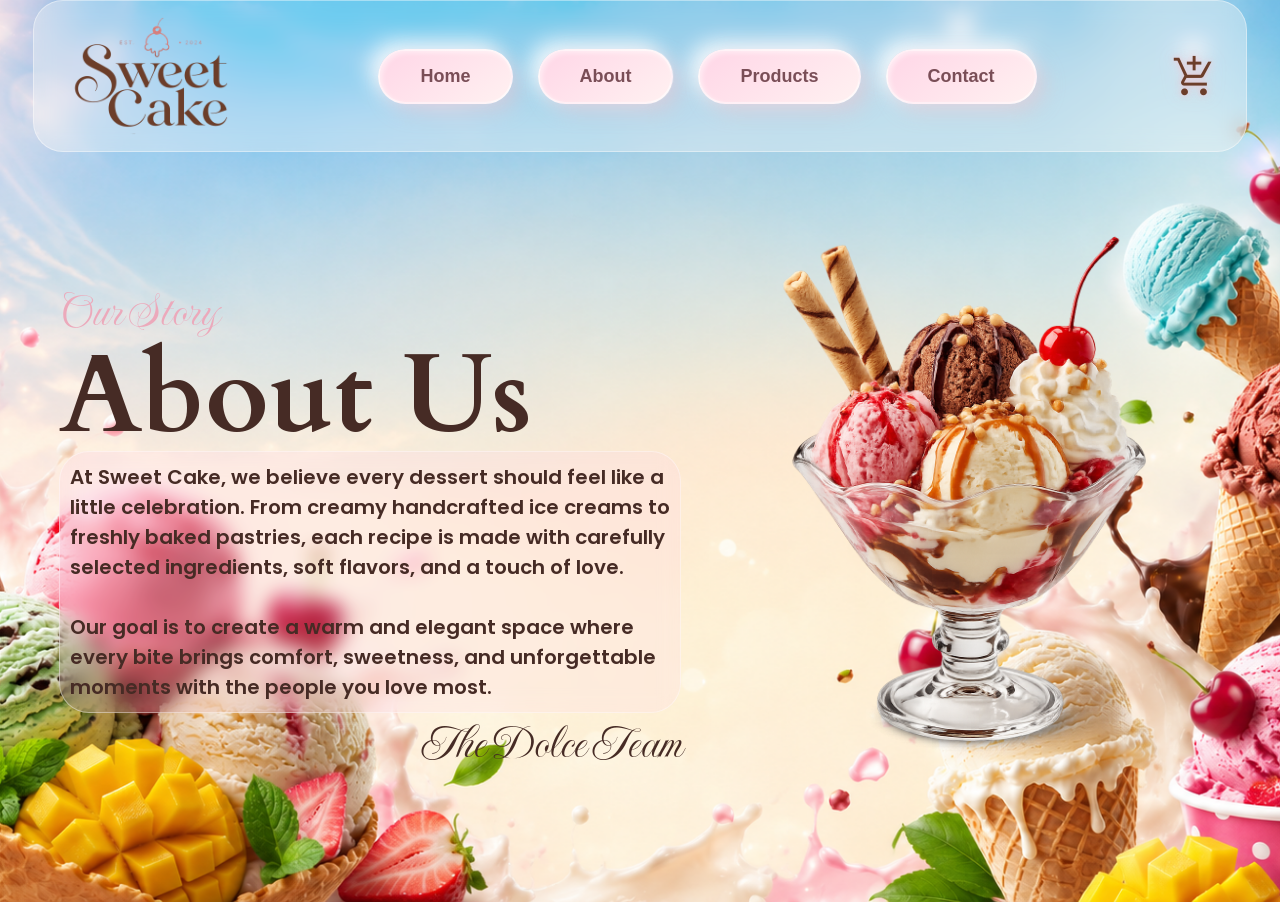
<file: index.html>
<!DOCTYPE html>
<html lang="en">

<head>
    <meta charset="UTF-8">
    <meta name="viewport" content="width=device-width, initial-scale=1.0">
    <title>
        Sweet Cake
    </title>
    <link rel="stylesheet" href="style.css">
    <link rel="shortcut icon" href="img/icono_pague.png">
    <link rel="preconnect" href="https://fonts.googleapis.com">
    <link rel="preconnect" href="https://fonts.gstatic.com" crossorigin>
    <link href="https://fonts.googleapis.com/css2?family=Poppins:wght@300;400;500;600;700&display=swap"
        rel="stylesheet">
    <link
        href="https://fonts.googleapis.com/css2?family=Cardo:ital,wght@0,400;0,700;1,400&family=Imperial+Script&family=Montserrat:ital,wght@0,100..900;1,100..900&display=swap"
        rel="stylesheet">
    <link href="https://fonts.googleapis.com/css2?family=Material+Symbols+Outlined" rel="stylesheet">
</head>

<body>
    <section class="home">
        <div class="menu">
            <img src="img/logo.png" alt="logo" class="logo">
            <div class="menu_links">
                <button class="item_menu" onclick="location.href='index.html'">
                    Home
                </button>
                <button class="item_menu" onclick="location.href='about.html'">
                    About
                </button>
                <button class="item_menu" onclick="location.href='product.html'">
                    Products
                </button>
                <button class="item_menu" onclick="location.href='contact.html'">
                    Contact
                </button>
            </div>
            <div class="icono_compras">
                add_shopping_cart
            </div>
        </div>
        <div class="banner">
            <div class="text_banner">
                <div class="text_titulo">
                    Our Story
                </div>
                <div class="text_subtitulo">
                    About Us
                </div>
                <div class="text_parrafo">
                    At Sweet Cake, we believe every dessert should feel like a little celebration.
                    From creamy handcrafted ice creams to freshly baked pastries, each recipe is
                    made with carefully selected ingredients, soft flavors, and a touch of love.
                    <br><br>
                    Our goal is to create a warm and elegant space where every bite brings comfort,
                    sweetness, and unforgettable moments with the people you love most.
                </div>
                <div class="text_subinferior">
                    The Dolce Team
                </div>
            </div>
            <img src="img/Copa Helado.png" alt="Helado" class="img_banner">
        </div>
    </section>
</body>

</html>
</file>
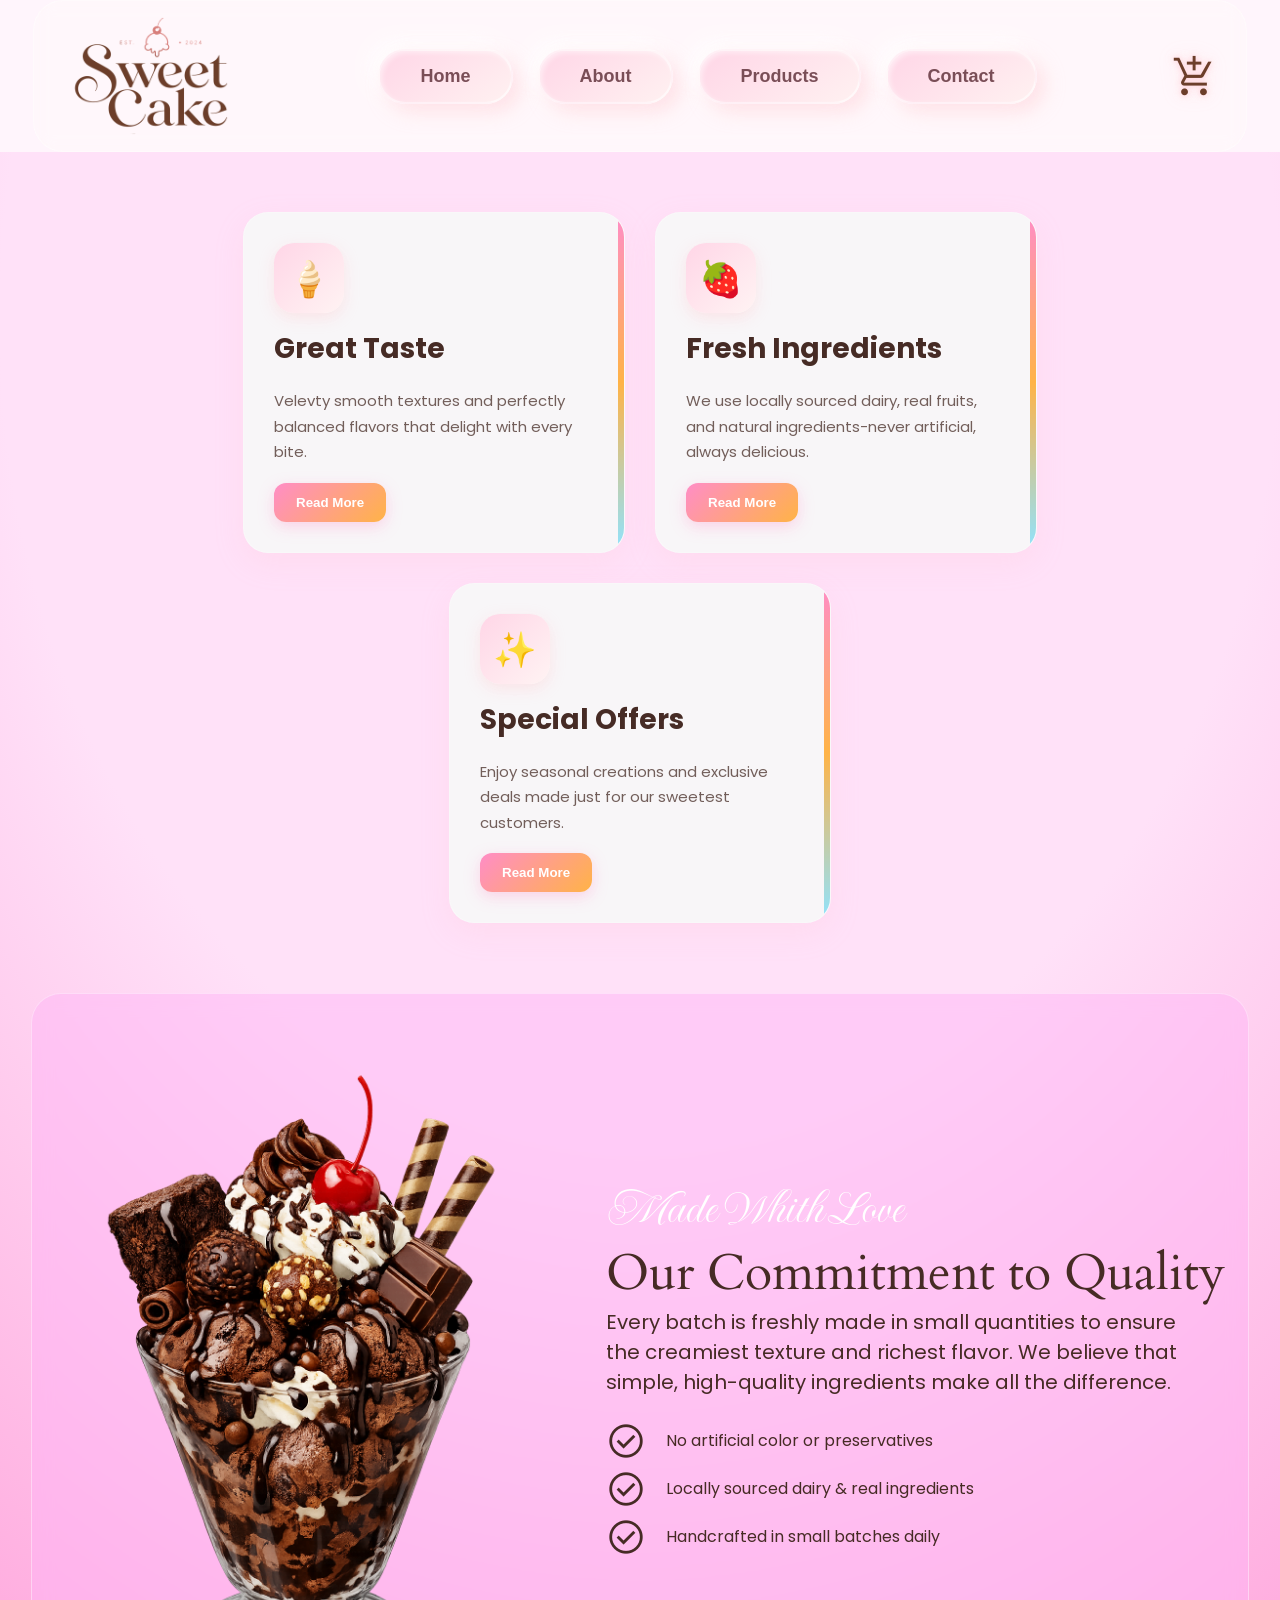
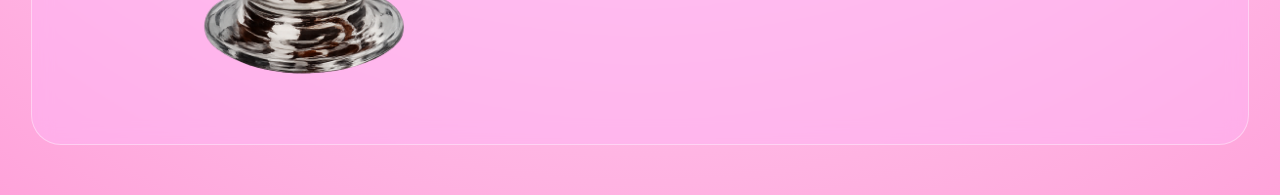
<file: about.html>
<!DOCTYPE html>
<html lang="en">

<head>
    <meta charset="UTF-8">
    <meta name="viewport" content="width=device-width, initial-scale=1.0">
    <title>
        Sweet Cake - About
    </title>
    <link rel="stylesheet" href="style.css">
    <link rel="shortcut icon" href="img/icono_pague.png">
    <link rel="preconnect" href="https://fonts.googleapis.com">
    <link rel="preconnect" href="https://fonts.gstatic.com" crossorigin>
    <link href="https://fonts.googleapis.com/css2?family=Poppins:wght@300;400;500;600;700&display=swap"
        rel="stylesheet">
    <link
        href="https://fonts.googleapis.com/css2?family=Cardo:ital,wght@0,400;0,700;1,400&family=Imperial+Script&family=Montserrat:ital,wght@0,100..900;1,100..900&display=swap"
        rel="stylesheet">
    <link href="https://fonts.googleapis.com/css2?family=Material+Symbols+Outlined" rel="stylesheet">
</head>

<body>
    <div class="menu">
        <img src="img/logo.png" alt="logo" class="logo">
        <div class="menu_links">
            <button class="item_menu" onclick="location.href='index.html'">
                Home
            </button>
            <button class="item_menu" onclick="location.href='about.html'">
                About
            </button>
            <button class="item_menu" onclick="location.href='product.html'">
                Products
            </button>
            <button class="item_menu" onclick="location.href='contact.html'">
                Contact
            </button>
        </div>
        <div class="icono_compras">
            add_shopping_cart
        </div>
    </div>

    <section class="about">
        <div class="items_container">
            <div class="item">
                <div class="item_icono">
                    🍦
                </div>
                <div class="item_content">
                    <div class="item_title">
                        Great Taste
                    </div>
                    <div class="item_text">
                        Velevty smooth textures and perfectly balanced flavors that delight with every bite.
                    </div>
                    <button class="item_btn">
                        Read More
                    </button>
                </div>
            </div>
            <div class="item">
                <div class="item_icono">
                    🍓
                </div>
                <div class="item_content">
                    <div class="item_title">
                        Fresh Ingredients
                    </div>
                    <div class="item_text">
                        We use locally sourced dairy, real fruits, and natural ingredients-never artificial, always
                        delicious.
                    </div>
                    <button class="item_btn">
                        Read More
                    </button>
                </div>
            </div>
            <div class="item">
                <div class="item_icono">
                    ✨
                </div>
                <div class="item_content">
                    <div class="item_title">
                        Special Offers
                    </div>
                    <div class="item_text">
                        Enjoy seasonal creations and exclusive deals made just for our sweetest customers.
                    </div>
                    <button class="item_btn">
                        Read More
                    </button>
                </div>
            </div>
        </div>
        <div class="banner_about">
            <img src="img/Heladochocolate.png" alt="producto" class="img_producto">
            <div class="text_about">
                <div class="text_about_titulo">
                    Made Whith Love
                </div>
                <div class="text_about_subtitulo">
                    Our Commitment to Quality
                </div>
                <div class="text_about_parrafo">
                    Every batch is freshly made in small quantities to ensure the creamiest texture and richest flavor.
                    We believe that simple, high-quality ingredients make all the difference.
                </div>
                <div class="text_about_check">
                    <div class="item_icono_banner_about">
                        check_circle
                    </div>
                    <div class="textcheck">
                        No artificial color or preservatives
                    </div>
                </div>
                <div class="text_about_check">
                    <div class="item_icono_banner_about">
                        check_circle
                    </div>
                    <div class="textcheck">
                        Locally sourced dairy & real ingredients
                    </div>
                </div>
                <div class="text_about_check">
                    <div class="item_icono_banner_about">
                        check_circle
                    </div>
                    <div class="textcheck">
                        Handcrafted in small batches daily
                    </div>
                </div>
            </div>
        </div>
    </section>
</body>

</html>
</file>
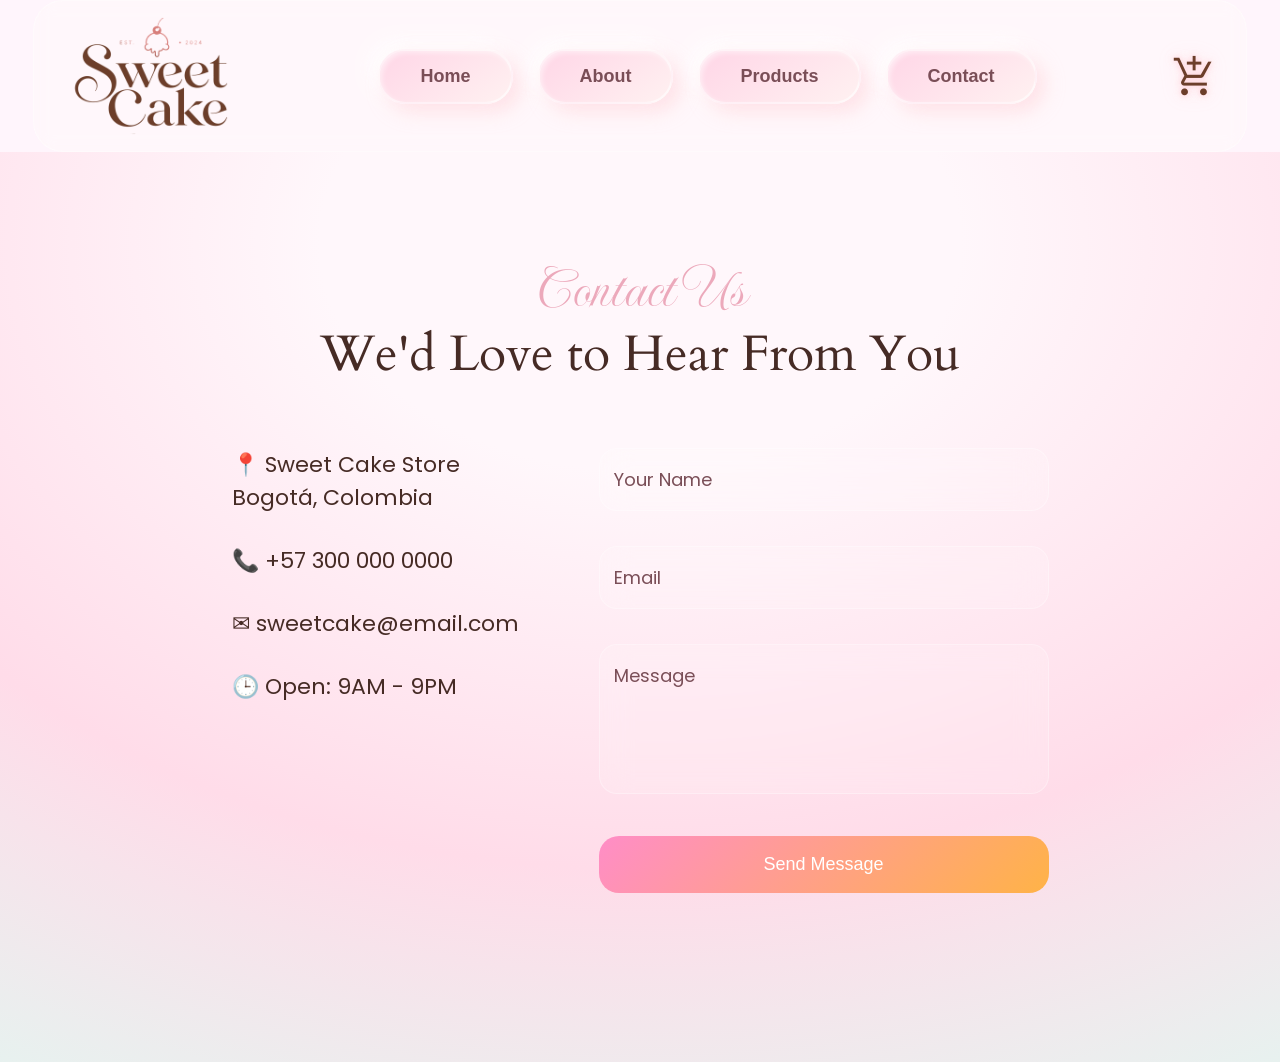
<file: contact.html>
<!DOCTYPE html>
<html lang="en">

<head>
    <meta charset="UTF-8">
    <meta name="viewport" content="width=device-width, initial-scale=1.0">
    <title>
        Sweet Cake - Contact
    </title>
    <link rel="stylesheet" href="style.css">
    <link rel="shortcut icon" href="img/icono_pague.png">
    <link rel="preconnect" href="https://fonts.googleapis.com">
    <link rel="preconnect" href="https://fonts.gstatic.com" crossorigin>
    <link href="https://fonts.googleapis.com/css2?family=Poppins:wght@300;400;500;600;700&display=swap"
        rel="stylesheet">
    <link
        href="https://fonts.googleapis.com/css2?family=Cardo:ital,wght@0,400;0,700;1,400&family=Imperial+Script&family=Montserrat:ital,wght@0,100..900;1,100..900&display=swap"
        rel="stylesheet">
    <link href="https://fonts.googleapis.com/css2?family=Material+Symbols+Outlined" rel="stylesheet">
</head>

<body>
    <div class="menu">
        <img src="img/logo.png" alt="logo" class="logo">
        <div class="menu_links">
            <button class="item_menu" onclick="location.href='index.html'">
                Home
            </button>
            <button class="item_menu" onclick="location.href='about.html'">
                About
            </button>
            <button class="item_menu" onclick="location.href='product.html'">
                Products
            </button>
            <button class="item_menu" onclick="location.href='contact.html'">
                Contact
            </button>
        </div>
        <div class="icono_compras">
            add_shopping_cart
        </div>
    </div>
    <section class="contact">
        <div class="contact_title">
            Contact Us
        </div>
        <div class="contact_subtitle">
            We'd Love to Hear From You
        </div>
        <div class="contact_container">
            <div class="contact_info">
                <div class="contact_item">
                    📍 Sweet Cake Store
                    <br>
                    Bogotá, Colombia
                </div>
                <div class="contact_item">
                    📞 +57 300 000 0000
                </div>
                <div class="contact_item">
                    ✉ sweetcake@email.com
                </div>
                <div class="contact_item">
                    🕒 Open:
                    9AM - 9PM
                </div>
            </div>
            <form class="contact_form">
                <div class="input_group">
                    <input type="text" required>
                    <label>
                        Your Name
                    </label>
                </div>
                <div class="input_group">
                    <input type="email" required>
                    <label>
                        Email
                    </label>
                </div>
                <div class="input_group">
                    <textarea required></textarea>
                    <label>
                        Message
                    </label>
                </div>
                <button>
                    Send Message
                </button>
            </form>
        </div>
    </section>
</body>

</html>
</file>
<file: style.css>
body {
    margin: 0;
    padding: 0;
    box-sizing: border-box;
    background: hsl(316, 100%, 98%);
    font-family: 'Poppins', sans-serif;
}

.home {
    display: flex;
    align-items: center;
    flex-direction: column;
    justify-content: start;
    background-image: url(img/Fondo.png);
    background-size: cover;
    /* Ajusta la imagen a toda la pantalla */
    background-position: center;
    /* Centra la imagen */
    background-repeat: no-repeat;
    /* Evita que se repita */
    margin: 0;
    min-height: 100vh;
    overflow: hidden;
}

.logo {
    height: 120px;
    padding: 0;
    flex-shrink: 0;
}

.menu {
    justify-content: space-between;
    gap: 20px;
    display: flex;
    align-items: center;
    flex-wrap: wrap;
    width: 90%;
    max-width: 1400px;
    padding:
        15px 30px;
    margin: 0 auto;
    background:
        rgba(255,
            252,
            248,
            0.35);
    border-radius: 30px;
    backdrop-filter:
        blur(10px);
    border:
        1px solid rgba(255,
            255,
            255,
            .4);
}

.item_menu {
    background: linear-gradient(145deg, #ffd6e7, #fff1f1);
    border-radius: 50px;
    border: 2px solid rgba(255, 255, 255, 0.6);
    color: #7a4e57;
    font-size: 18px;
    font-weight: 600;
    padding: 15px 40px;
    cursor: pointer;
    box-shadow:
        8px 8px 20px rgba(255, 182, 193, 0.35),
        -8px -8px 20px rgba(255, 255, 255, 0.8),
        inset 2px 2px 5px rgba(255, 255, 255, 0.5);
    transition: all 0.25s ease;
    backdrop-filter: blur(8px);
}

.item_menu:hover {
    transform: translateY(-3px) scale(1.03);
    background: linear-gradient(145deg, #ffe0ec, #fff7f7);
    box-shadow:
        10px 10px 25px rgba(255, 182, 193, 0.45),
        -10px -10px 25px rgba(255, 255, 255, 0.9),
        inset 2px 2px 6px rgba(255, 255, 255, 0.6);
}

.item_menu:active {
    transform: scale(0.98);
    box-shadow:
        inset 4px 4px 10px rgba(255, 182, 193, 0.35),
        inset -4px -4px 10px rgba(255, 255, 255, 0.7);
}

.item_menu:focus {
    outline: none;
}

.menu_links {
    display: flex;
    align-items: center;
    justify-content: center;
    gap: 25px;
    flex-wrap: wrap;
}

.icono_compras {
    font-family: 'Material Symbols Outlined';
    font-size: 55px;
    color: #6c3e2a;
    padding: 0;
    font-size: 45px;
    cursor: pointer;
    transition: all 0.3s ease;
    text-shadow:
        0 0 5px rgba(255, 182, 193, 0.5),
        0 0 10px rgba(255, 192, 203, 0.4),
        0 0 20px rgba(255, 182, 193, 0.3);
}

.icono_compras:hover {
    color: #ffb6c9;
    transform: scale(1.15) translateY(-3px);
    text-shadow:
        0 0 8px rgba(255, 182, 193, 0.8),
        0 0 18px rgba(255, 192, 203, 0.7),
        0 0 35px rgba(255, 182, 193, 0.6),
        0 0 55px rgba(255, 182, 193, 0.5);
}

.icono_compras:active {
    transform: scale(0.95);
}

.banner {
    display: flex;
    align-items: center;
    justify-content: center;
    width: 95%;
    max-width: 1800px;
    min-height: 600px;
    gap: 40px;
    flex-wrap: wrap;
}

.text_banner {
    display: flex;
    flex-direction: column;
    max-width: 700px;
}

.img_banner {
    width: 100%;
    max-width: 500px;
    height: auto;
    object-fit: contain;
}

.img_banner:hover {
    transform: scale(1.08);
}

.text_titulo {
    font-family: "Imperial Script", cursive;
    color: #eca9bb;
    font-size: 50px;
    margin-bottom: -20px;
}

.text_subtitulo {
    font-family: "Cardo", serif;
    font-weight: bold;
    font-size: 110px;
    color: #462b25;
    margin-top: 0;
    margin-bottom: -20px;
}

.text_parrafo {
    width: 100%;
    max-width: 600px;
    font-weight: 600;
    font-size: 20px;
    color: #462b25;
    padding: 10px;
    background: rgba(255, 199, 246, 0.15);
    /* transparencia */
    border-radius: 30px;
    backdrop-filter: blur(10px);
    /* efecto vidrio elegante */
    -webkit-backdrop-filter: blur(10px);
    border: 1px solid rgba(255, 255, 255, 0.4);
}

.text_subinferior {
    font-family: "Imperial Script", cursive;
    color: #462b25;
    font-size: 50px;
    align-items: end;
    align-self: flex-end;
}

.about {
    padding-top: 20px;
    display: flex;
    align-items: center;
    justify-content: center;
    flex-direction: column;
    gap: 30px;
    inset: 0;
    width: 100%;
    height: 100%;
    background: white;
    background: radial-gradient(125% 125% at 50% 10%, #ffe1f8 40%, rgb(255, 137, 206) 100%);
    z-index: -10;
    padding-bottom: 50px;
}

.items_container {
    display: flex;
    gap: 30px;
    justify-content: center;
    flex-wrap: wrap;
    padding: 40px;
}

/* CARD */
.item {
    position: relative;
    width: 320px;
    padding: 30px;
    border-radius: 25px;
    background: rgba(248, 248, 248, 0.932);
    backdrop-filter: blur(12px);
    overflow: hidden;
    transition: 0.5s ease;
    box-shadow:
        0 10px 30px rgba(255, 182, 193, 0.15);
    border: 1px solid rgba(255, 255, 255, 0.2);
}

/* LINEA LATERAL */
.item::before {
    content: "";
    position: absolute;
    top: 0;
    right: 0;
    width: 6px;
    height: 100%;
    background: linear-gradient(to bottom,
            #ff8dc7,
            #ffb347,
            #8fe3ff);
    transition: 0.5s ease;
}

/* HOVER */
.item:hover::before {
    width: 100%;
    opacity: 0.15;
}

.item:hover {
    transform: translateY(-10px);
}

.item_content {
    position: relative;
    z-index: 2;
    display: flex;
    flex-direction: column;
    gap: 18px;
}

.item_icono {
    width: 70px;
    height: 70px;
    border-radius: 20px;
    display: flex;
    align-items: center;
    justify-content: center;
    font-size: 35px;
    background: linear-gradient(135deg,
            #ffd6e7,
            #fff3f3);
    box-shadow:
        0 5px 15px rgba(255, 182, 193, 0.3);
    margin-bottom: 15px;
}

.item_title {
    font-size: 28px;
    font-weight: 700;
    color: #462b25;
    font-family: 'Poppins', sans-serif;
}


.item_text {
    color: rgba(70, 43, 37, 0.75);
    line-height: 1.7;
    font-size: 15px;
}

.item_btn {
    width: fit-content;
    padding: 12px 22px;
    border: none;
    border-radius: 12px;
    cursor: pointer;
    font-weight: 600;
    color: white;
    background: linear-gradient(135deg,
            #ff8dc7,
            #ffb347);
    transition: 0.3s ease;
    box-shadow:
        0 5px 15px rgba(255, 141, 199, 0.35);
}

.item_btn:hover {
    transform: scale(1.05);
    background: linear-gradient(135deg,
            #ff9ad0,
            #ffc067);
}

.banner_about {
    display: flex;
    align-items: center;
    flex-direction: row;
    justify-content: center;
    width: 95%;
    max-width: 1400px;
    border-radius: 30px;
    gap: 50px;
    background: rgba(255, 182, 245, 0.5);
    /* transparencia */
    border-radius: 30px;
    backdrop-filter: blur(10px);
    /* efecto vidrio elegante */
    -webkit-backdrop-filter: blur(10px);
    border: 1px solid rgba(255, 255, 255, 0.4);
}


.img_producto {
    width: 500px;
    transition: transform 0.35s ease;
    cursor: pointer;
}

.img_producto:hover {
    transform: scale(1.08);
}

.text_about {
    color: #462b25;
    width: auto
}

.text_about_titulo {
    font-family: "Imperial Script", cursive;
    color: #ffffff;
    font-size: 50px;
}

.text_about_subtitulo {
    font-family: "Cardo", serif;
    font-size: 50px;
}

.text_about_parrafo {
    font-size: 20px;
    width: 600px;
    padding-bottom: 20px;
}

.text_about_check {
    display: flex;
    align-items: center;
    justify-content: start;
    flex-direction: row;
    gap: 20px;

}

.item_icono_banner_about {
    font-family: 'Material Symbols Outlined';
    color: #462b25;
    font-size: 40px;
}

.product {
    display: flex;
    align-items: center;
    justify-content: center;
    color: #eca9bb;
    flex-direction: column;
    gap: 50px;
    padding: 30px;
}

.text_producto {
    display: flex;
    align-items: center;
    flex-direction: column;
    justify-content: center;
}

.text_producto_titulo {
    font-family: "Imperial Script", cursive;
    color: #eca9bb;
    font-size: 50px;
}

.text_producto_subtitulo {
    font-family: "Cardo", serif;
    font-size: 50px;
    color: #462b25;
}

.text_producto_parrafo {
    color: #462b25;
    font-size: 20px;
    width: 800px;
    text-align: center;
}

.items_producto {
    display: flex;
    flex-wrap: wrap;
    justify-content: center;
    gap: 30px;
}

.card_producto {
    width: 550px;
    background: white;
    border-radius: 25px;
    overflow: hidden;
    box-shadow: 0 5px 15px rgba(0, 0, 0, 0.1);
}

.card_img {
    width: 100%;
    height: 220px;
    object-fit: cover;
    display: block;
}

.card_content {
    padding: 25px;
    background: #fff7f7;
}

.card_title {
    margin: 0;
    font-size: 38px;
    color: #2d1f1f;
    font-family: Georgia, serif;
}

.card_text {
    color: #666;
    font-size: 18px;
    line-height: 1.5;
    margin-top: 15px;
}

.card_tag {
    display: inline-block;
    margin-top: 20px;
    background: #ffd6de;
    color: #d35b74;
    padding: 12px 22px;
    border-radius: 30px;
    font-weight: bold;
    font-size: 15px;

    cursor: pointer;

    transition:
        transform .3s ease,
        box-shadow .3s ease,
        background .3s ease,
        color .3s ease;

    box-shadow:
        0 0 0 rgba(255, 182, 193, 0);
}


/* HOVER */
.card_tag:hover {

    background:
        linear-gradient(135deg,
            #ff9fc5,
            #ffb347);

    color: white;

    transform:
        translateY(-3px) scale(1.05);

    box-shadow:
        0 0 10px rgba(255, 182, 193, .7),
        0 0 20px rgba(255, 141, 199, .5),
        0 0 35px rgba(255, 179, 71, .35);
}


/* CLICK */
.card_tag:active {
    transform:
        scale(.95);
}

.contact {
    padding: 100px 30px;
    display: flex;
    flex-direction: column;
    align-items: center;
    height: 710px;
    gap: 20px;
    background:
        radial-gradient(125% 125% at 50% 10%,
            #fff7fb 20%,
            #ffdce9 55%,
            #d8fff3 100%);
}

.contact_title {
    font-family: "Imperial Script";
    color: #eca9bb;
    font-size: 60px;
    margin-bottom: -25px;
}

.contact_subtitle {
    font-family: "Cardo";
    color: #462b25;
    font-size: 50px;
}

.contact_container {
    display: flex;
    gap: 80px;
    margin-top: 40px;
    flex-wrap: wrap;
    justify-content: center;
}

.contact_info {
    display: flex;
    flex-direction: column;
    gap: 30px;
    font-size: 22px;
    color: #462b25;
}

.contact_form {
    display: flex;
    flex-direction: column;
    gap: 20px;
    width: 450px;
}

.contact_form {
    display: flex;
    flex-direction: column;
    gap: 35px;
    width: 450px;
}

/* CONTENEDOR INPUT */
.input_group {
    position: relative;
    width: 100%;
}

/* INPUT */
.input_group input,
.input_group textarea {
    width: 100%;
    padding:
        20px 15px;
    font-size: 18px;
    border: none;
    outline: none;
    background:
        rgba(255,
            255,
            255,
            0.15);
    backdrop-filter:
        blur(15px);
    border-radius:
        18px;
    color:
        #462b25;
    transition:
        0.3s;
    box-sizing:
        border-box;
    border:
        1px solid rgba(255,
            255,
            255,
            0.3);
}

.input_group label {
    position: absolute;
    left: 15px;
    top: 18px;
    font-size: 18px;
    color:
        #7a4e57;
    pointer-events: none;
    transition:
        .3s;
}

/* ANIMACION */

.input_group input:focus~label,
.input_group input:valid~label,
.input_group textarea:focus~label,
.input_group textarea:valid~label {
    top: -12px;
    left: 12px;
    font-size: 14px;
    padding:
        5px 12px;
    background:
        #fff5f8;
    border-radius:
        20px;
    color:
        #ff7fa8;
    font-weight:
        600;
}

.input_group input:hover,

.input_group textarea:hover {
    box-shadow:
        0 0 25px rgba(255,
            141,
            199,
            0.2);
}

.input_group input:focus,

.input_group textarea:focus {
    border:
        1px solid #ff9fc5;
    box-shadow:
        0 0 30px rgba(255,
            141,
            199,
            0.25);
}

.input_group textarea {
    height: 150px;
    resize: none;
    padding-top:
        25px;
}

.contact_form button {
    padding: 18px;
    border: none;
    border-radius: 20px;
    background: linear-gradient(135deg, #ff8dc7, #ffb347);
    color: white;
    font-size: 18px;
    cursor: pointer;
    transition: .3s;
}

.contact_form button:hover {
    transform: translateY(-4px);
}

/* LAPTOP PEQUEÑO → 1220px */

@media (max-width:1220px) {

    /* HOME */

    .home {
        height: auto;
        min-height: 100vh;
        padding-bottom: 100px;
    }



    .banner {

        flex-direction: column;

        align-items: center;

        justify-content: center;

        text-align: center;

        gap: 40px;

        padding:

            30px 0;

    }



    .text_banner {

        display: flex;

        flex-direction:

            column;

        align-items:

            center;

        text-align:

            center;

        width:

            90%;

    }



    /* TITULOS */


    .text_titulo {

        font-size:

            40px;

        margin-bottom:

            0;

    }



    .text_subtitulo {

        font-size:

            72px;

        line-height:

            1.1;

        margin:

            0;

    }



    /* TEXTO */


    .text_parrafo {

        font-size:

            18px;

        line-height:

            1.8;

        width:

            95%;

        max-width:

            650px;

        padding:

            20px;

    }



    /* FIRMA */


    .text_subinferior {

        font-size:

            40px;

        align-self:

            center;

        margin-top:

            15px;

    }



    /* IMAGEN */


    .img_banner {

        width:

            600px;

        max-width:

            80%;

    }


}

/* TABLET → 1024px */

@media (max-width:1024px) {

    /* ---------- MENU ---------- */

    .menu {
        width: 90%;
        justify-content: center;
        gap: 20px;
        padding: 20px;
        flex-wrap: wrap;
        height: auto;
    }

    .logo {
        height: 100px;
    }

    .item_menu {
        font-size: 16px;
        padding: 12px 25px;
    }

    .icono_compras {
        font-size: 45px;
    }



    /* ---------- HOME ---------- */

    .banner {

        width: 95%;

        flex-direction: column;

        align-items: center;

        text-align: center;

        height: auto;

    }


    .text_banner {

        align-items: center;

    }


    .text_parrafo {

        width: 90%;

    }


    .img_banner {

        width: 550px;

    }



    /* ---------- ABOUT ---------- */

    .banner_about {

        width: 95%;

        flex-direction: column;

        padding: 30px;

    }


    .img_producto {

        width: 300px;

    }


    .text_about {

        text-align: center;

    }


    .text_about_parrafo {

        width: 100%;

    }



    /* ---------- PRODUCT ---------- */


    .items_producto {

        justify-content: center;

    }


    .card_producto {

        width: 90%;

        max-width: 500px;

    }



    /* ---------- CONTACT ---------- */


    .contact_container {

        flex-direction: column;

        align-items: center;

    }

}

/* MOBILE → 768px */

@media (max-width:768px) {

    body {
        overflow-x: hidden;
    }

    /* ---------- MENU ---------- */
    .menu {
        flex-direction: column;
        gap: 15px;
        padding: 25px 15px;
        width: 90%;
    }

    .menu_links {
        flex-direction: column;
        width: 100%;
    }

    .logo {
        height: 80px;
    }

    .item_menu {
        width: 200px;
        padding: 15px;
        font-size: 16px;
    }

    .icono_compras {
        font-size: 35px;
    }

    /* ---------- HOME ---------- */
    .banner {
        margin-top: 40px;
    }

    .text_titulo {
        font-size: 40px;
    }

    .text_subtitulo {
        font-size: 60px;
    }

    .text_parrafo {
        width: 95%;
        font-size: 16px;
    }

    .text_subinferior {
        font-size: 35px;
    }

    .img_banner {
        width: 500px;
    }

    /* ---------- ABOUT ---------- */


    .items_container {
        flex-direction: column;
        padding: 20px;
    }

    .item {
        width: 85%;
    }

    .banner_about {
        gap: 20px;
        padding: 20px;
    }

    .text_about_titulo {
        font-size: 35px;
    }

    .text_about_subtitulo {
        font-size: 35px;
    }

    .text_about_parrafo {
        font-size: 16px;
    }

    .text_about_check {
        justify-content: center;
        flex-wrap: wrap;
    }

    /* ---------- PRODUCT ---------- */
    .text_producto_titulo {
        font-size: 40px;
    }

    .text_producto_subtitulo {
        font-size: 35px;
        text-align: center;
    }

    .text_producto_parrafo {
        width: 90%;
        font-size: 16px;
    }

    .card_title {
        font-size: 28px;
    }

    .card_text {
        font-size: 16px;
    }

    /* ---------- CONTACT ---------- */
    .contact_title {
        font-size: 45px;
    }

    .contact_subtitle {
        font-size: 35px;
        text-align: center;
    }



    .contact_form {
        width: 95%;
    }

    .contact_info {
        font-size: 18px;
        text-align: center;
    }

    /* INPUTS */
    .input_group input,
    .input_group textarea {
        font-size: 16px;
        padding: 18px;
    }
}

/* SMALL MOBILE 480px */

@media (max-width:480px) {
    /* HOME */

    .text_subtitulo {
        font-size: 48px;
    }

    .img_banner {
        width: 300px;
    }

    /* ABOUT */

    .text_about_subtitulo {
        font-size: 28px;
    }

    .img_producto {
        width: 220px;
    }

    /* PRODUCT */

    .text_producto_subtitulo {
        font-size: 28px;
    }


    .card_producto {
        width: 100%;
    }


    /* CONTACT */
    .contact_title {
        font-size: 35px;
    }

    .contact_subtitle {
        font-size: 28px;
    }
}
</file>
